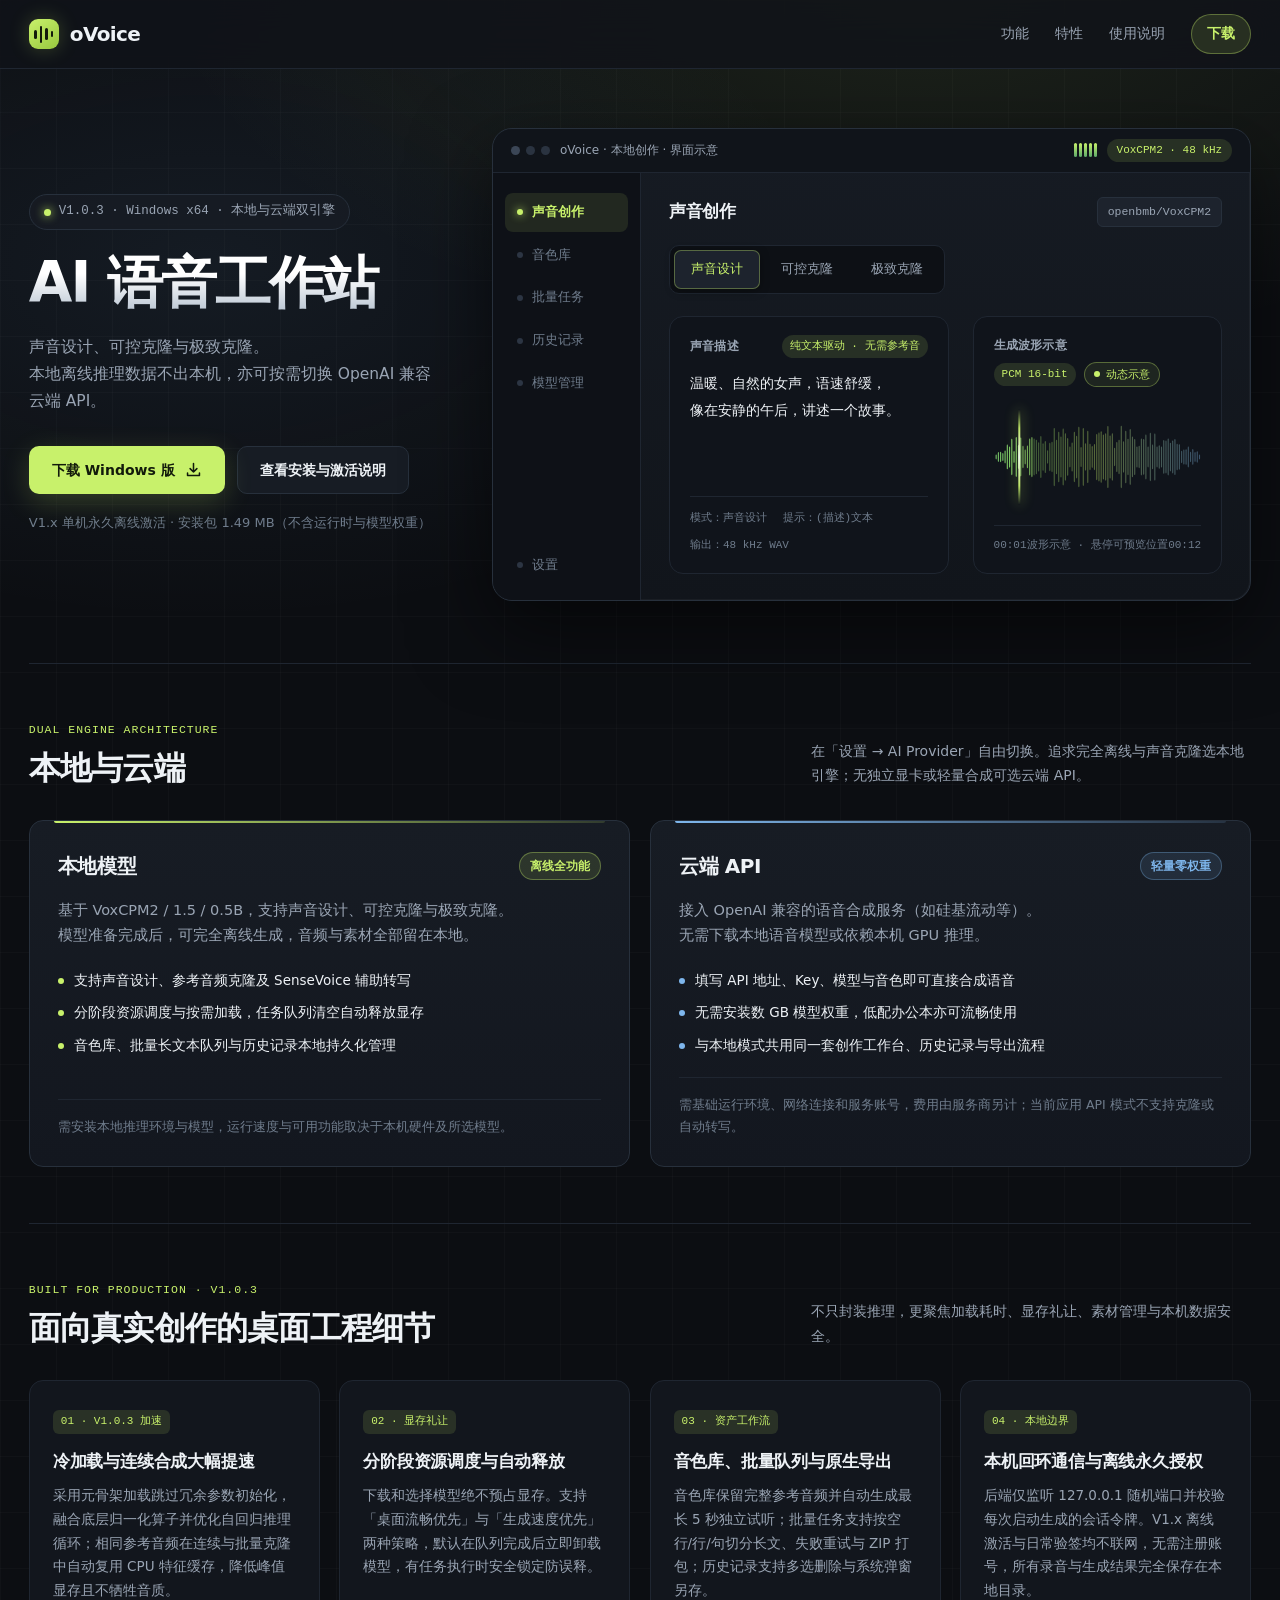
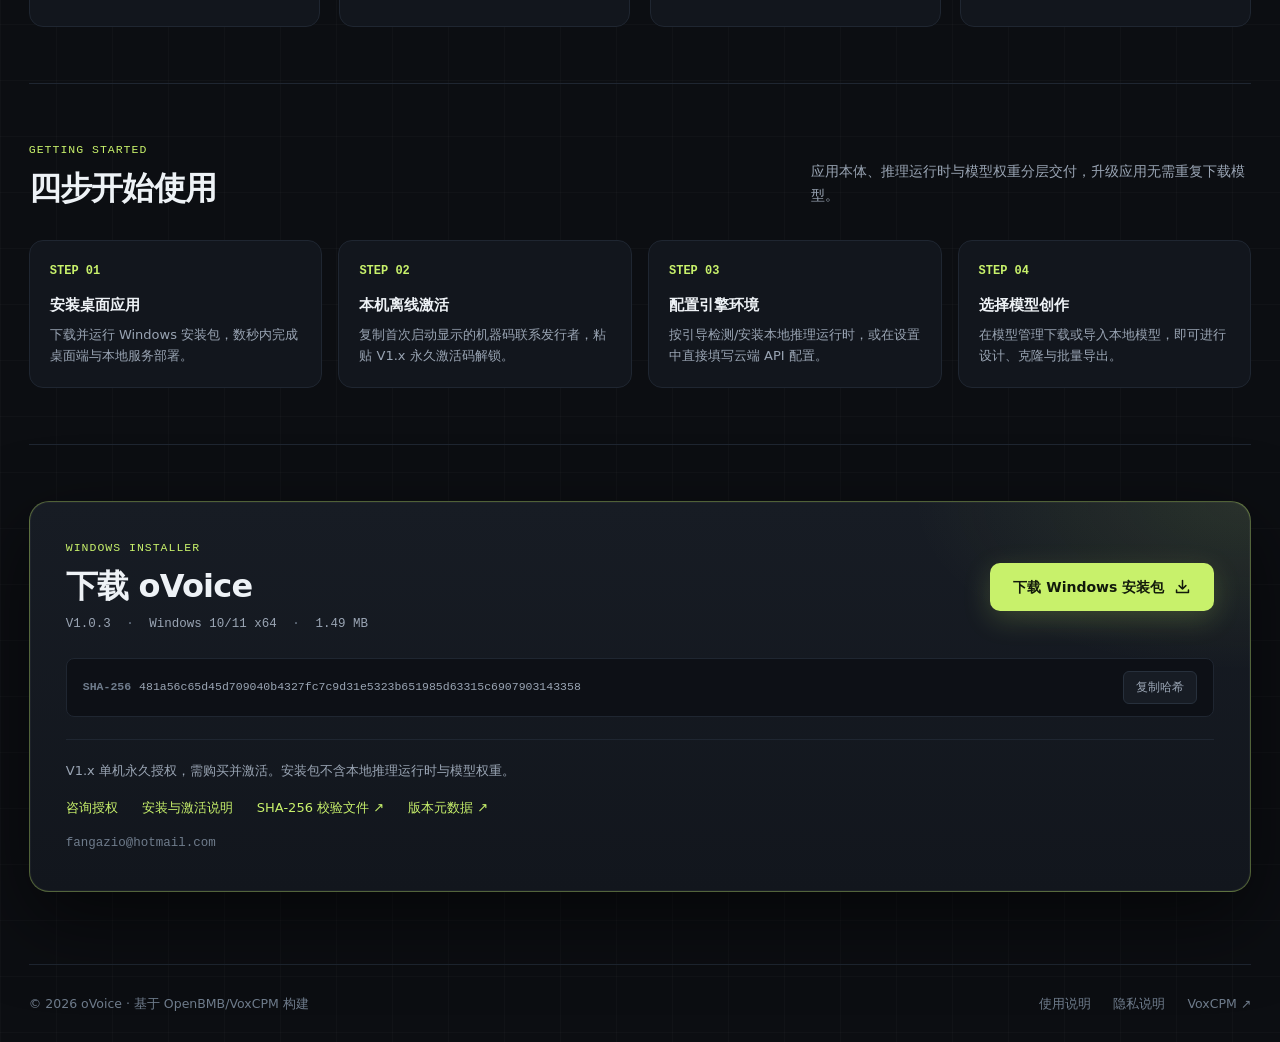
<file: index.html>
<!doctype html>
<html lang="zh-CN">
<head>
  <meta charset="utf-8">
  <meta name="viewport" content="width=device-width, initial-scale=1">
  <meta name="theme-color" content="#0c0e12">
  <title>oVoice — AI 语音工作站</title>
  <meta name="description" content="oVoice 是 Windows 本地 AI 语音工作站，支持声音设计、可控克隆、极致克隆与批量合成。支持本地 VoxCPM 模型与 OpenAI 兼容云端 API。下载 V1.0.3。">
  <meta property="og:title" content="oVoice — AI 语音工作站">
  <meta property="og:description" content="声音设计、可控克隆、极致克隆与语音合成。支持本地离线模型与云端 API 双引擎。">
  <meta property="og:type" content="website">
  <meta property="og:locale" content="zh_CN">
  <link rel="icon" href="assets/icon.png" type="image/png">
  <link rel="stylesheet" href="assets/style.css?v=20261127c">
  <script src="config.js" defer></script>
  <script src="assets/app.js?v=20261127c" defer></script>
</head>
<body>
  <a class="skip-link" href="#main">跳转到主要内容</a>
  <header class="header">
    <div class="container nav">
      <a class="brand" href="index.html" aria-label="oVoice 首页">
        <span class="brand-mark" aria-hidden="true"><i></i><i></i><i></i><i></i></span>oVoice
      </a>
      <nav id="navigation" aria-label="主导航">
        <a href="#engines">功能</a>
        <a href="#workflow">特性</a>
        <a href="guide.html">使用说明</a>
        <a class="nav-download" href="#download">下载</a>
      </nav>
    </div>
  </header>

  <main id="main">
    <section class="hero container" aria-labelledby="product-title">
      <div class="hero-copy">
        <div class="hero-badge">
          <span class="hero-badge-dot" aria-hidden="true"></span>
          <span>V1.0.3 · Windows x64 · 本地与云端双引擎</span>
        </div>
        <h1 id="product-title">AI 语音工作站</h1>
        <p class="hero-description">声音设计、可控克隆与极致克隆。<br>本地离线推理数据不出本机，亦可按需切换 OpenAI 兼容云端 API。</p>
        <div class="hero-actions">
          <a class="button primary" href="#download">
            下载 Windows 版
            <svg viewBox="0 0 20 20" aria-hidden="true"><path d="M10 3v10m-4-4 4 4 4-4M3 14v3h14v-3"/></svg>
          </a>
          <a class="button ghost" href="guide.html">查看安装与激活说明</a>
        </div>
        <p class="hero-subnote">V1.x 单机永久离线激活 · 安装包 1.49 MB（不含运行时与模型权重）</p>
      </div>

      <figure class="studio-window" aria-labelledby="preview-caption">
        <figcaption class="studio-title" id="preview-caption">
          <span class="studio-chrome">
            <span class="studio-dots" aria-hidden="true"><i></i><i></i><i></i></span>
            <span>oVoice · 本地创作 · 界面示意</span>
          </span>
          <span class="studio-status-group">
            <span class="mini-vu" aria-hidden="true"><i></i><i></i><i></i><i></i><i></i></span>
            <span class="studio-status-chip">VoxCPM2 · 48 kHz</span>
          </span>
        </figcaption>
        <div class="studio-body">
          <aside class="mock-sidebar" aria-hidden="true">
            <span class="sidebar-selected">声音创作</span>
            <span>音色库</span>
            <span>批量任务</span>
            <span>历史记录</span>
            <span>模型管理</span>
            <span class="sidebar-bottom">设置</span>
          </aside>
          <div class="studio-main">
            <div class="mock-heading">
              <h2>声音创作</h2>
              <span class="mock-model-pill">openbmb/VoxCPM2</span>
            </div>
            <div class="mode-tabs" role="tablist" aria-label="本地创作模式示意">
              <button type="button" role="tab" aria-selected="true" aria-controls="mode-panel" id="mode-design" data-mode="design">声音设计</button>
              <button type="button" role="tab" aria-selected="false" aria-controls="mode-panel" id="mode-clone" data-mode="clone" tabindex="-1">可控克隆</button>
              <button type="button" role="tab" aria-selected="false" aria-controls="mode-panel" id="mode-ultimate" data-mode="ultimate" tabindex="-1">极致克隆</button>
            </div>
            <div class="preview-content" id="mode-panel" role="tabpanel" aria-labelledby="mode-design" tabindex="0">
              <div class="mock-editor">
                <div class="panel-kicker">
                  <h3 id="editor-label">声音描述</h3>
                  <span class="mode-tag" id="mode-tag">纯文本驱动 · 无需参考音</span>
                </div>
                <p id="editor-text">温暖、自然的女声，语速舒缓，
像在安静的午后，讲述一个故事。</p>
                <div class="editor-meta" id="editor-meta">
                  <span>模式：声音设计</span>
                  <span>提示：(描述)文本</span>
                  <span>输出：48 kHz WAV</span>
                </div>
              </div>
              <div class="wave-card">
                <div class="panel-kicker">
                  <h3>生成波形示意</h3>
                  <div class="wave-controls">
                    <span class="mode-tag">PCM 16-bit</span>
                    <button type="button" class="wave-toggle" id="wave-toggle" aria-pressed="true" aria-label="暂停或继续声波动效示意">
                      <span class="wave-toggle-dot" aria-hidden="true"></span>
                      <span id="wave-toggle-label">动态示意</span>
                    </button>
                  </div>
                </div>
                <div class="wave-stage" id="wave-stage">
                  <svg id="hero-wave" class="wave-svg" viewBox="0 0 520 112" preserveAspectRatio="none" aria-hidden="true"></svg>
                  <div class="wave-playhead" id="wave-playhead" aria-hidden="true"></div>
                </div>
                <div class="wave-ruler" aria-hidden="true">
                  <span id="wave-current">00:00</span>
                  <span>波形示意 · 悬停可预览位置</span>
                  <span id="wave-duration">00:12</span>
                </div>
              </div>
            </div>
          </div>
        </div>
      </figure>
    </section>

    <section class="section container" id="engines" aria-labelledby="engines-title">
      <div class="section-header">
        <div>
          <p class="section-eyebrow">DUAL ENGINE ARCHITECTURE</p>
          <h2 id="engines-title">本地与云端</h2>
        </div>
        <p class="section-lead">在「设置 → AI Provider」自由切换。追求完全离线与声音克隆选本地引擎；无独立显卡或轻量合成可选云端 API。</p>
      </div>
      <div class="engine-grid">
        <article class="engine-card local-engine">
          <div class="engine-top">
            <h3>本地模型</h3>
            <span class="engine-pill">离线全功能</span>
          </div>
          <p>基于 VoxCPM2 / 1.5 / 0.5B，支持声音设计、可控克隆与极致克隆。<br>模型准备完成后，可完全离线生成，音频与素材全部留在本地。</p>
          <ul class="engine-points">
            <li>支持声音设计、参考音频克隆及 SenseVoice 辅助转写</li>
            <li>分阶段资源调度与按需加载，任务队列清空自动释放显存</li>
            <li>音色库、批量长文本队列与历史记录本地持久化管理</li>
          </ul>
          <p class="engine-detail">需安装本地推理环境与模型，运行速度与可用功能取决于本机硬件及所选模型。</p>
        </article>
        <article class="engine-card api-engine">
          <div class="engine-top">
            <h3>云端 API</h3>
            <span class="engine-pill">轻量零权重</span>
          </div>
          <p>接入 OpenAI 兼容的语音合成服务（如硅基流动等）。<br>无需下载本地语音模型或依赖本机 GPU 推理。</p>
          <ul class="engine-points">
            <li>填写 API 地址、Key、模型与音色即可直接合成语音</li>
            <li>无需安装数 GB 模型权重，低配办公本亦可流畅使用</li>
            <li>与本地模式共用同一套创作工作台、历史记录与导出流程</li>
          </ul>
          <p class="engine-detail">需基础运行环境、网络连接和服务账号，费用由服务商另计；当前应用 API 模式不支持克隆或自动转写。</p>
        </article>
      </div>
    </section>

    <section class="section container" id="workflow" aria-labelledby="workflow-title">
      <div class="section-header">
        <div>
          <p class="section-eyebrow">BUILT FOR PRODUCTION · V1.0.3</p>
          <h2 id="workflow-title">面向真实创作的桌面工程细节</h2>
        </div>
        <p class="section-lead">不只封装推理，更聚焦加载耗时、显存礼让、素材管理与本机数据安全。</p>
      </div>
      <div class="bento-grid">
        <article class="bento-card">
          <span class="bento-index">01 · V1.0.3 加速</span>
          <h3>冷加载与连续合成大幅提速</h3>
          <p>采用元骨架加载跳过冗余参数初始化，融合底层归一化算子并优化自回归推理循环；相同参考音频在连续与批量克隆中自动复用 CPU 特征缓存，降低峰值显存且不牺牲音质。</p>
        </article>
        <article class="bento-card">
          <span class="bento-index">02 · 显存礼让</span>
          <h3>分阶段资源调度与自动释放</h3>
          <p>下载和选择模型绝不预占显存。支持「桌面流畅优先」与「生成速度优先」两种策略，默认在队列完成后立即卸载模型，有任务执行时安全锁定防误释。</p>
        </article>
        <article class="bento-card">
          <span class="bento-index">03 · 资产工作流</span>
          <h3>音色库、批量队列与原生导出</h3>
          <p>音色库保留完整参考音频并自动生成最长 5 秒独立试听；批量任务支持按空行/行/句切分长文、失败重试与 ZIP 打包；历史记录支持多选删除与系统弹窗另存。</p>
        </article>
        <article class="bento-card">
          <span class="bento-index">04 · 本地边界</span>
          <h3>本机回环通信与离线永久授权</h3>
          <p>后端仅监听 127.0.0.1 随机端口并校验每次启动生成的会话令牌。V1.x 离线激活与日常验签均不联网，无需注册账号，所有录音与生成结果完全保存在本地目录。</p>
        </article>
      </div>
    </section>

    <section class="section container" aria-labelledby="steps-title">
      <div class="section-header">
        <div>
          <p class="section-eyebrow">GETTING STARTED</p>
          <h2 id="steps-title">四步开始使用</h2>
        </div>
        <p class="section-lead">应用本体、推理运行时与模型权重分层交付，升级应用无需重复下载模型。</p>
      </div>
      <div class="steps-grid">
        <article class="step-card">
          <div class="step-num">STEP 01</div>
          <h3>安装桌面应用</h3>
          <p>下载并运行 Windows 安装包，数秒内完成桌面端与本地服务部署。</p>
        </article>
        <article class="step-card">
          <div class="step-num">STEP 02</div>
          <h3>本机离线激活</h3>
          <p>复制首次启动显示的机器码联系发行者，粘贴 V1.x 永久激活码解锁。</p>
        </article>
        <article class="step-card">
          <div class="step-num">STEP 03</div>
          <h3>配置引擎环境</h3>
          <p>按引导检测/安装本地推理运行时，或在设置中直接填写云端 API 配置。</p>
        </article>
        <article class="step-card">
          <div class="step-num">STEP 04</div>
          <h3>选择模型创作</h3>
          <p>在模型管理下载或导入本地模型，即可进行设计、克隆与批量导出。</p>
        </article>
      </div>
    </section>

    <section class="download-section container" id="download" aria-labelledby="download-title">
      <div class="download-shell">
        <div class="download-top">
          <div>
            <p class="section-eyebrow">WINDOWS INSTALLER</p>
            <h2 id="download-title">下载 oVoice</h2>
            <p class="download-meta">V1.0.3 <span>·</span> Windows 10/11 x64 <span>·</span> 1.49 MB</p>
          </div>
          <a class="button primary" id="installer-download" href="downloads/oVoice_1.0.3_x64-setup.exe" download>
            下载 Windows 安装包
            <svg viewBox="0 0 20 20" aria-hidden="true"><path d="M10 3v10m-4-4 4 4 4-4M3 14v3h14v-3"/></svg>
          </a>
        </div>

        <div class="checksum-bar">
          <span class="checksum-code"><strong>SHA-256</strong><span id="sha256-value">481a56c65d45d709040b4327fc7c9d31e5323b651985d63315c6907903143358</span></span>
          <button type="button" class="copy-hash-btn" id="copy-sha256">复制哈希</button>
        </div>

        <div class="download-details">
          <p>V1.x 单机永久授权，需购买并激活。安装包不含本地推理运行时与模型权重。</p>
          <div class="download-links">
            <a class="contact-link" href="mailto:fangazio@hotmail.com">咨询授权</a>
            <a href="guide.html">安装与激活说明</a>
            <a href="downloads/SHA256SUMS.txt" target="_blank" rel="noopener">SHA-256 校验文件 <span aria-hidden="true">↗</span></a>
            <a href="downloads/release.json" target="_blank" rel="noopener">版本元数据 <span aria-hidden="true">↗</span></a>
          </div>
          <p id="contact-help">fangazio@hotmail.com</p>
          <p class="download-feedback" id="download-feedback" role="status" aria-live="polite"></p>
        </div>
      </div>
    </section>
  </main>

  <footer class="footer container">
    <span>© <span id="copyright-year">2026</span> oVoice · 基于 OpenBMB/VoxCPM 构建</span>
    <nav aria-label="页脚导航">
      <a href="guide.html">使用说明</a>
      <a href="privacy.html">隐私说明</a>
      <a href="https://github.com/OpenBMB/VoxCPM" target="_blank" rel="noopener">VoxCPM <span aria-hidden="true">↗</span></a>
      <a id="icp-link" hidden rel="noopener" target="_blank" href="https://beian.miit.gov.cn/"></a>
    </nav>
  </footer>
</body>
</html>
</file>
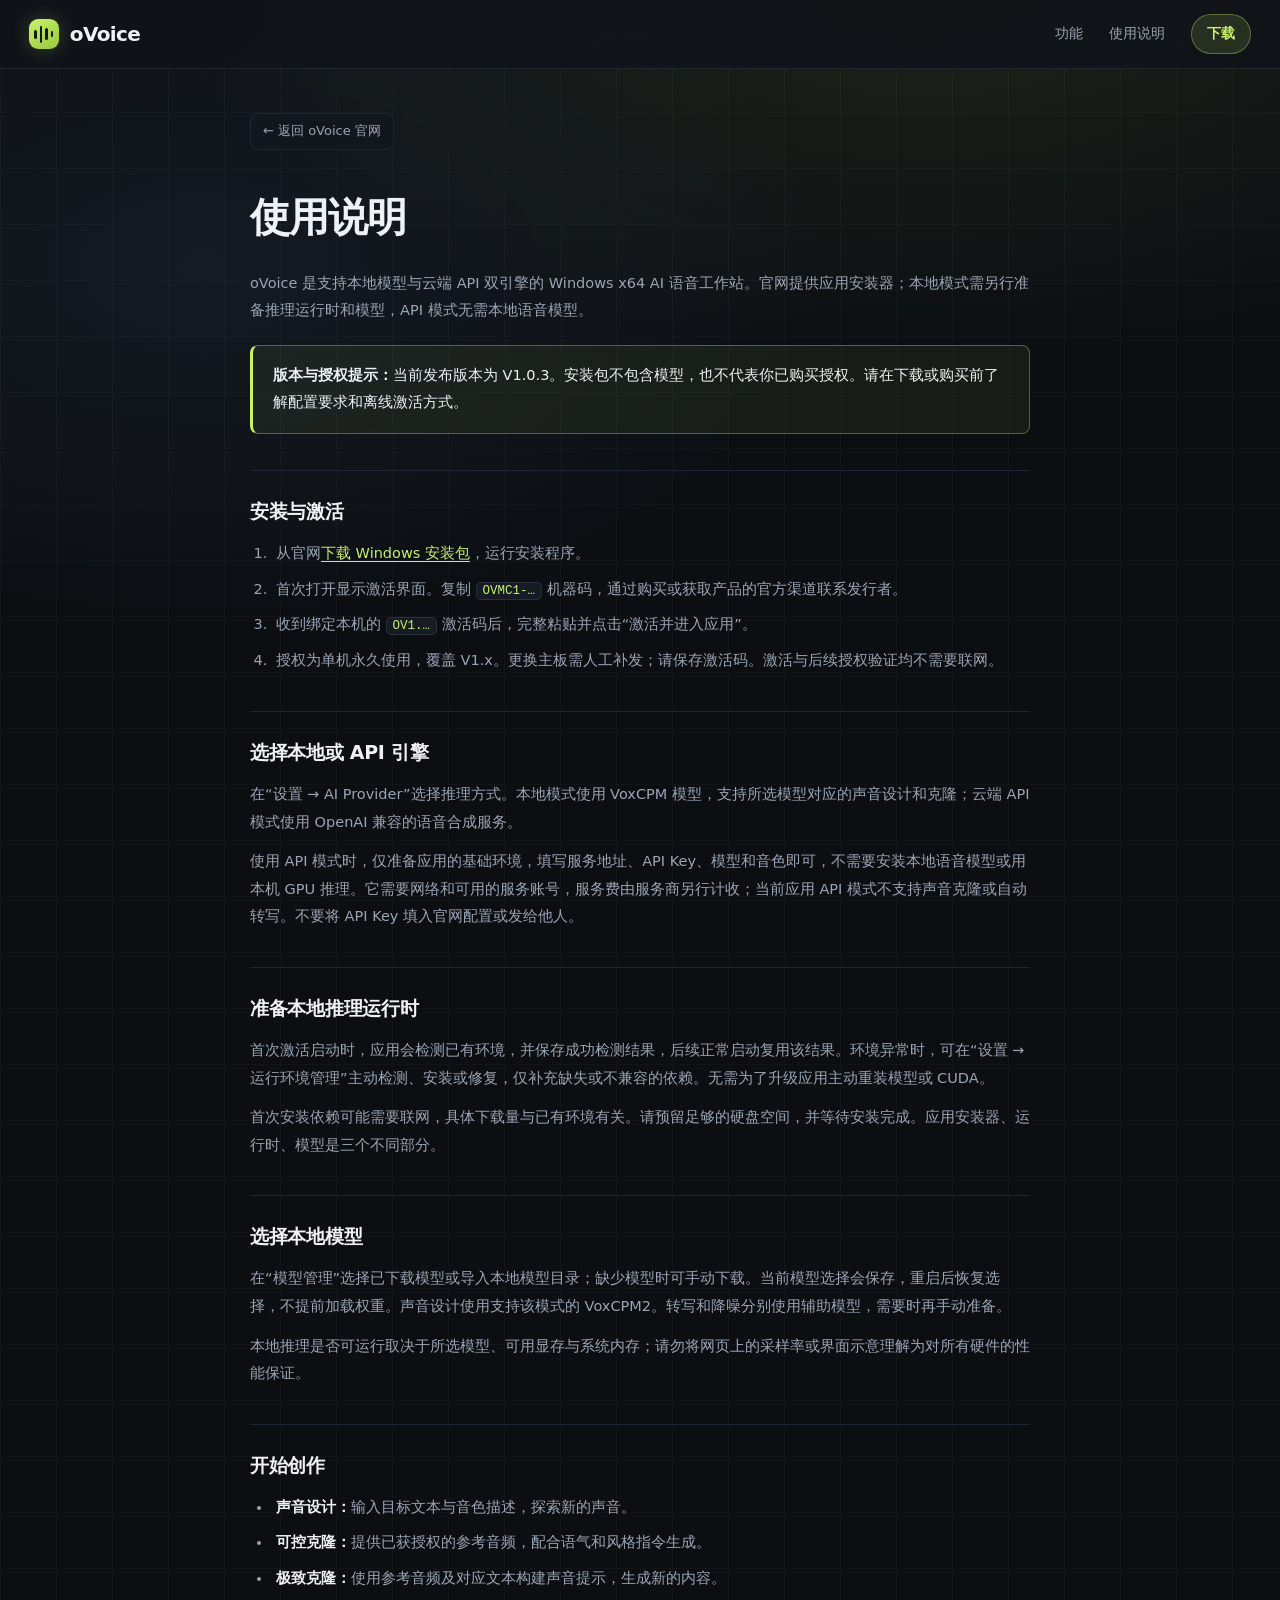
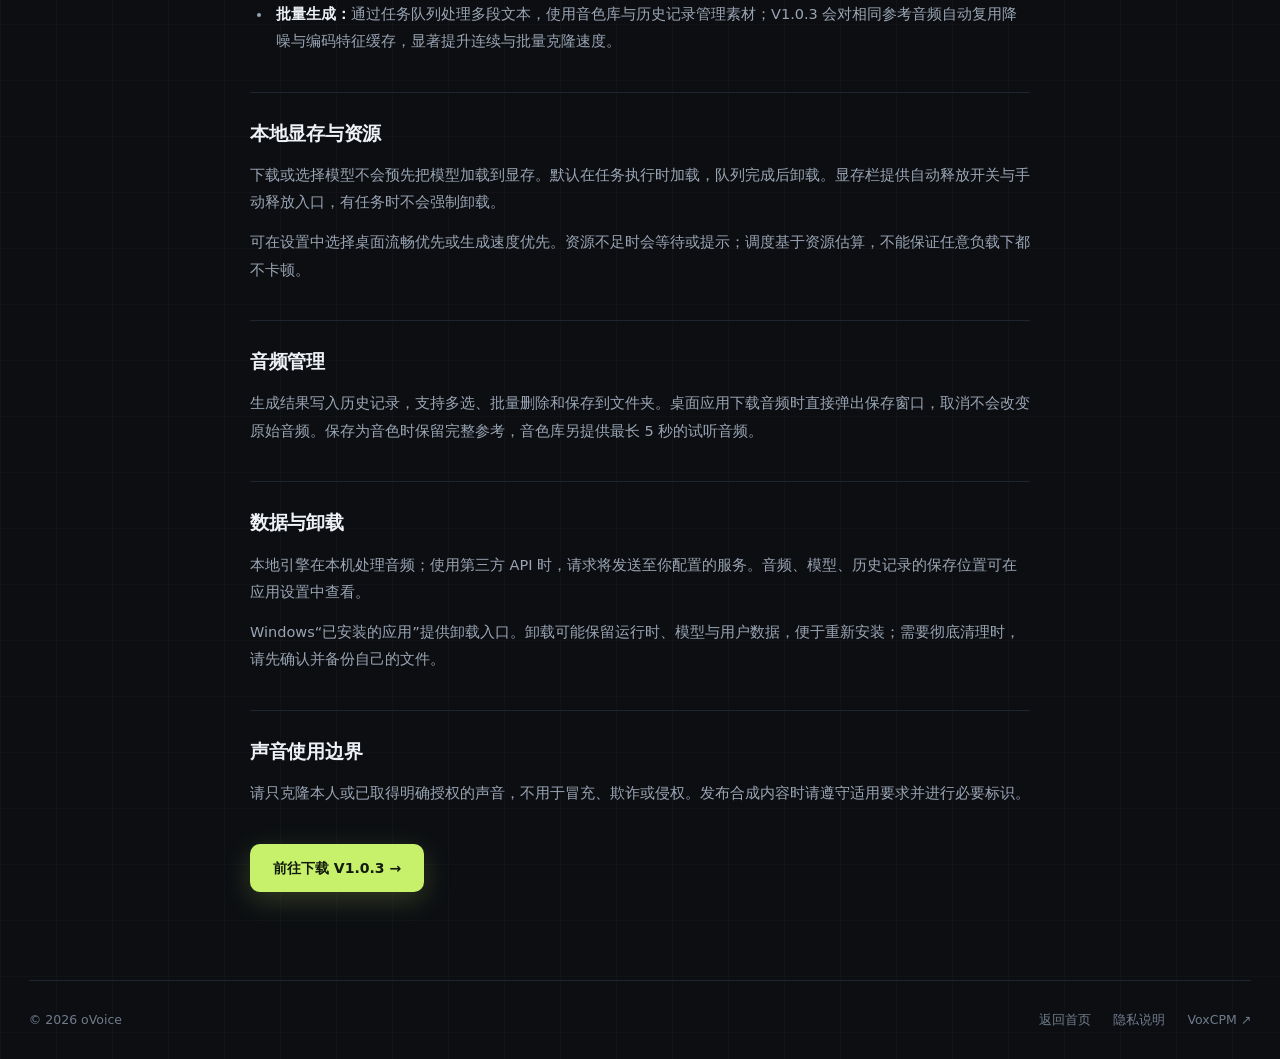
<file: guide.html>
<!doctype html>
<html lang="zh-CN">
<head>
  <meta charset="utf-8">
  <meta name="viewport" content="width=device-width,initial-scale=1">
  <meta name="theme-color" content="#0c0e12">
  <title>使用说明 — oVoice</title>
  <meta name="description" content="oVoice V1.0.3 安装、离线激活、运行时准备与模型使用说明。">
  <link rel="icon" href="assets/icon.png" type="image/png">
  <link rel="stylesheet" href="assets/style.css?v=20261127c">
</head>
<body>
  <header class="header">
    <div class="container nav">
      <a class="brand" href="index.html" aria-label="oVoice 首页">
        <span class="brand-mark" aria-hidden="true"><i></i><i></i><i></i><i></i></span>oVoice
      </a>
      <nav id="navigation" aria-label="主导航">
        <a href="index.html#engines">功能</a>
        <a href="guide.html" aria-current="page">使用说明</a>
        <a class="nav-download" href="index.html#download">下载</a>
      </nav>
    </div>
  </header>

  <main class="document">
    <a class="back-link" href="index.html">← 返回 oVoice 官网</a>
    <h1>使用说明</h1>
    <p>oVoice 是支持本地模型与云端 API 双引擎的 Windows x64 AI 语音工作站。官网提供应用安装器；本地模式需另行准备推理运行时和模型，API 模式无需本地语音模型。</p>
    <div class="doc-note">
      <p><strong>版本与授权提示：</strong>当前发布版本为 V1.0.3。安装包不包含模型，也不代表你已购买授权。请在下载或购买前了解配置要求和离线激活方式。</p>
    </div>

    <h2>安装与激活</h2>
    <ol>
      <li>从官网<a href="index.html#download">下载 Windows 安装包</a>，运行安装程序。</li>
      <li>首次打开显示激活界面。复制 <code>OVMC1-…</code> 机器码，通过购买或获取产品的官方渠道联系发行者。</li>
      <li>收到绑定本机的 <code>OV1.…</code> 激活码后，完整粘贴并点击“激活并进入应用”。</li>
      <li>授权为单机永久使用，覆盖 V1.x。更换主板需人工补发；请保存激活码。激活与后续授权验证均不需要联网。</li>
    </ol>

    <h2>选择本地或 API 引擎</h2>
    <p>在“设置 → AI Provider”选择推理方式。本地模式使用 VoxCPM 模型，支持所选模型对应的声音设计和克隆；云端 API 模式使用 OpenAI 兼容的语音合成服务。</p>
    <p>使用 API 模式时，仅准备应用的基础环境，填写服务地址、API Key、模型和音色即可，不需要安装本地语音模型或用本机 GPU 推理。它需要网络和可用的服务账号，服务费由服务商另行计收；当前应用 API 模式不支持声音克隆或自动转写。不要将 API Key 填入官网配置或发给他人。</p>

    <h2>准备本地推理运行时</h2>
    <p>首次激活启动时，应用会检测已有环境，并保存成功检测结果，后续正常启动复用该结果。环境异常时，可在“设置 → 运行环境管理”主动检测、安装或修复，仅补充缺失或不兼容的依赖。无需为了升级应用主动重装模型或 CUDA。</p>
    <p>首次安装依赖可能需要联网，具体下载量与已有环境有关。请预留足够的硬盘空间，并等待安装完成。应用安装器、运行时、模型是三个不同部分。</p>

    <h2>选择本地模型</h2>
    <p>在“模型管理”选择已下载模型或导入本地模型目录；缺少模型时可手动下载。当前模型选择会保存，重启后恢复选择，不提前加载权重。声音设计使用支持该模式的 VoxCPM2。转写和降噪分别使用辅助模型，需要时再手动准备。</p>
    <p>本地推理是否可运行取决于所选模型、可用显存与系统内存；请勿将网页上的采样率或界面示意理解为对所有硬件的性能保证。</p>

    <h2>开始创作</h2>
    <ul>
      <li><strong>声音设计：</strong>输入目标文本与音色描述，探索新的声音。</li>
      <li><strong>可控克隆：</strong>提供已获授权的参考音频，配合语气和风格指令生成。</li>
      <li><strong>极致克隆：</strong>使用参考音频及对应文本构建声音提示，生成新的内容。</li>
      <li><strong>批量生成：</strong>通过任务队列处理多段文本，使用音色库与历史记录管理素材；V1.0.3 会对相同参考音频自动复用降噪与编码特征缓存，显著提升连续与批量克隆速度。</li>
    </ul>

    <h2>本地显存与资源</h2>
    <p>下载或选择模型不会预先把模型加载到显存。默认在任务执行时加载，队列完成后卸载。显存栏提供自动释放开关与手动释放入口，有任务时不会强制卸载。</p>
    <p>可在设置中选择桌面流畅优先或生成速度优先。资源不足时会等待或提示；调度基于资源估算，不能保证任意负载下都不卡顿。</p>

    <h2>音频管理</h2>
    <p>生成结果写入历史记录，支持多选、批量删除和保存到文件夹。桌面应用下载音频时直接弹出保存窗口，取消不会改变原始音频。保存为音色时保留完整参考，音色库另提供最长 5 秒的试听音频。</p>

    <h2>数据与卸载</h2>
    <p>本地引擎在本机处理音频；使用第三方 API 时，请求将发送至你配置的服务。音频、模型、历史记录的保存位置可在应用设置中查看。</p>
    <p>Windows“已安装的应用”提供卸载入口。卸载可能保留运行时、模型与用户数据，便于重新安装；需要彻底清理时，请先确认并备份自己的文件。</p>

    <h2>声音使用边界</h2>
    <p>请只克隆本人或已取得明确授权的声音，不用于冒充、欺诈或侵权。发布合成内容时请遵守适用要求并进行必要标识。</p>

    <a class="button primary" href="index.html#download">前往下载 V1.0.3 →</a>
  </main>

  <footer class="footer container">
    <span>© 2026 oVoice</span>
    <nav aria-label="页脚导航">
      <a href="index.html">返回首页</a>
      <a href="privacy.html">隐私说明</a>
      <a href="https://github.com/OpenBMB/VoxCPM" target="_blank" rel="noopener">VoxCPM <span aria-hidden="true">↗</span></a>
    </nav>
  </footer>
</body>
</html>
</file>
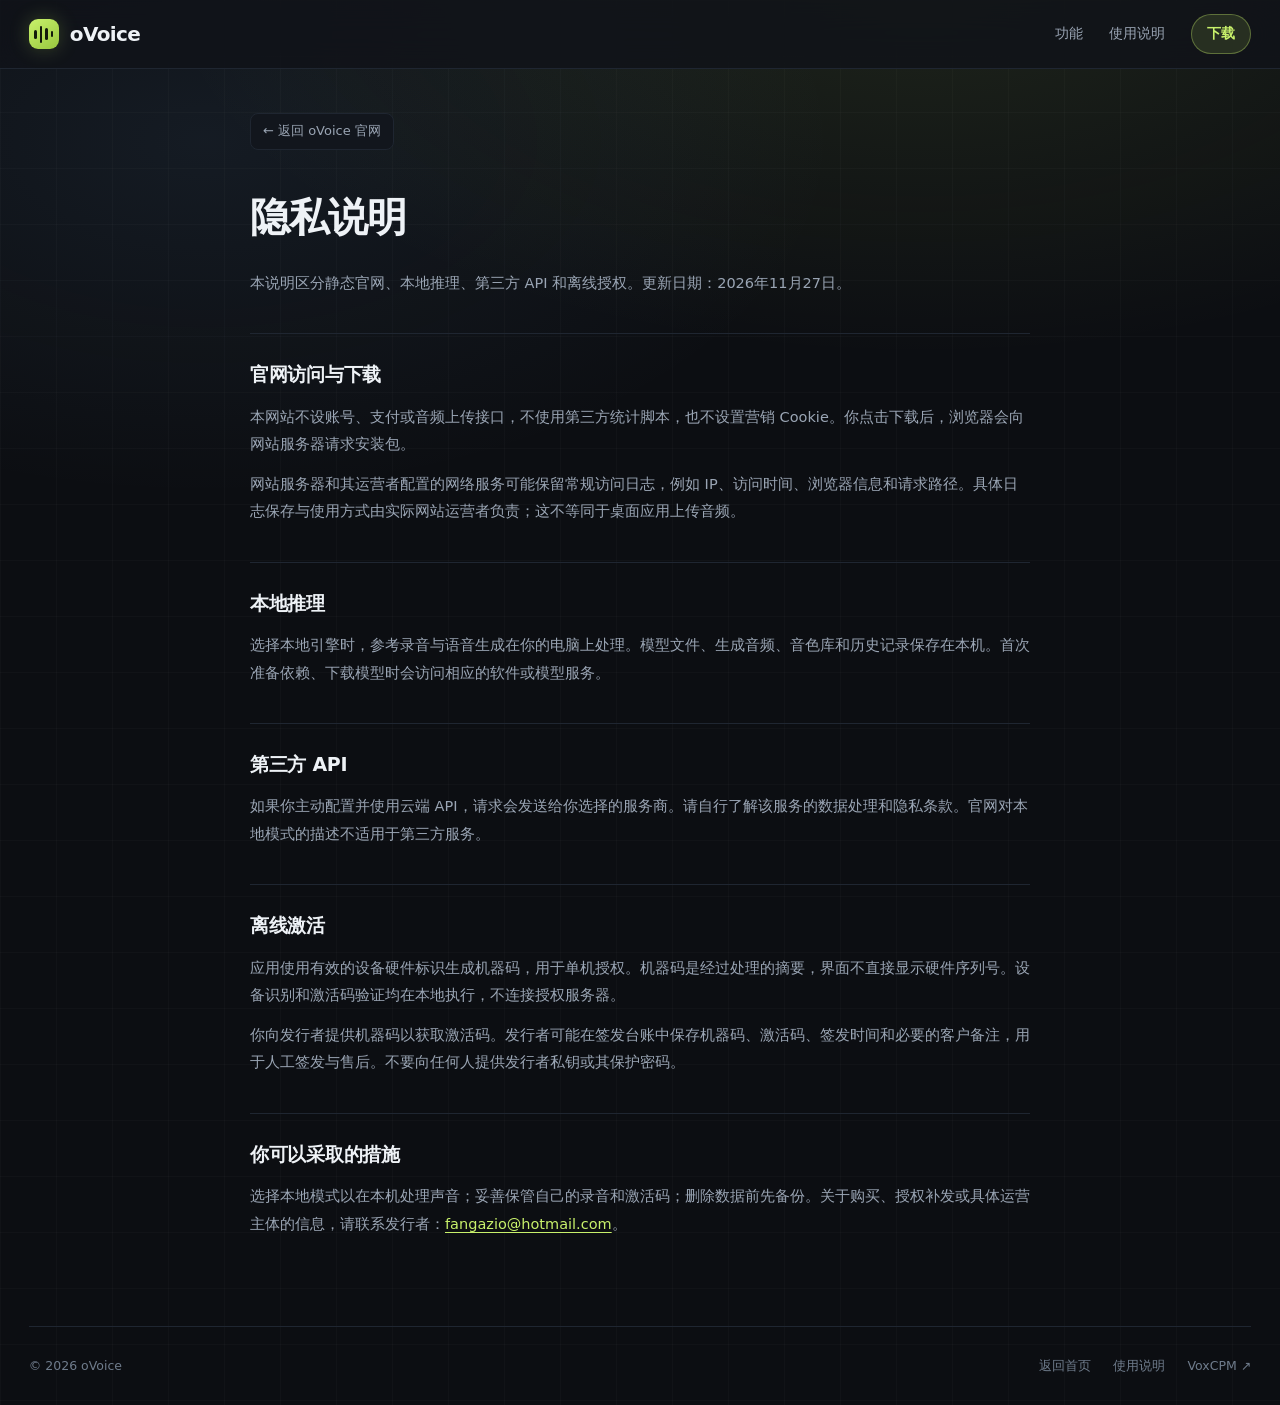
<file: privacy.html>
<!doctype html>
<html lang="zh-CN">
<head>
  <meta charset="utf-8">
  <meta name="viewport" content="width=device-width,initial-scale=1">
  <meta name="theme-color" content="#0c0e12">
  <title>隐私说明 — oVoice</title>
  <meta name="description" content="oVoice 官网与桌面应用的本地数据、第三方 API 和离线授权说明。">
  <link rel="icon" href="assets/icon.png" type="image/png">
  <link rel="stylesheet" href="assets/style.css?v=20261127c">
</head>
<body>
  <header class="header">
    <div class="container nav">
      <a class="brand" href="index.html" aria-label="oVoice 首页">
        <span class="brand-mark" aria-hidden="true"><i></i><i></i><i></i><i></i></span>oVoice
      </a>
      <nav id="navigation" aria-label="主导航">
        <a href="index.html#engines">功能</a>
        <a href="guide.html">使用说明</a>
        <a class="nav-download" href="index.html#download">下载</a>
      </nav>
    </div>
  </header>

  <main class="document">
    <a class="back-link" href="index.html">← 返回 oVoice 官网</a>
    <h1>隐私说明</h1>
    <p>本说明区分静态官网、本地推理、第三方 API 和离线授权。更新日期：2026年11月27日。</p>

    <h2>官网访问与下载</h2>
    <p>本网站不设账号、支付或音频上传接口，不使用第三方统计脚本，也不设置营销 Cookie。你点击下载后，浏览器会向网站服务器请求安装包。</p>
    <p>网站服务器和其运营者配置的网络服务可能保留常规访问日志，例如 IP、访问时间、浏览器信息和请求路径。具体日志保存与使用方式由实际网站运营者负责；这不等同于桌面应用上传音频。</p>

    <h2>本地推理</h2>
    <p>选择本地引擎时，参考录音与语音生成在你的电脑上处理。模型文件、生成音频、音色库和历史记录保存在本机。首次准备依赖、下载模型时会访问相应的软件或模型服务。</p>

    <h2>第三方 API</h2>
    <p>如果你主动配置并使用云端 API，请求会发送给你选择的服务商。请自行了解该服务的数据处理和隐私条款。官网对本地模式的描述不适用于第三方服务。</p>

    <h2>离线激活</h2>
    <p>应用使用有效的设备硬件标识生成机器码，用于单机授权。机器码是经过处理的摘要，界面不直接显示硬件序列号。设备识别和激活码验证均在本地执行，不连接授权服务器。</p>
    <p>你向发行者提供机器码以获取激活码。发行者可能在签发台账中保存机器码、激活码、签发时间和必要的客户备注，用于人工签发与售后。不要向任何人提供发行者私钥或其保护密码。</p>

    <h2>你可以采取的措施</h2>
    <p>选择本地模式以在本机处理声音；妥善保管自己的录音和激活码；删除数据前先备份。关于购买、授权补发或具体运营主体的信息，请联系发行者：<a href="mailto:fangazio@hotmail.com">fangazio@hotmail.com</a>。</p>
  </main>

  <footer class="footer container">
    <span>© 2026 oVoice</span>
    <nav aria-label="页脚导航">
      <a href="index.html">返回首页</a>
      <a href="guide.html">使用说明</a>
      <a href="https://github.com/OpenBMB/VoxCPM" target="_blank" rel="noopener">VoxCPM <span aria-hidden="true">↗</span></a>
    </nav>
  </footer>
</body>
</html>
</file>
<file: assets/style.css>
@charset "UTF-8";

:root {
  color-scheme: dark;
  --bg: #0c0e12;
  --bg-elevated: #12161d;
  --panel: #171c24;
  --panel-2: #1d232d;
  --panel-glass: rgba(16, 19, 25, 0.82);
  --line: #27303c;
  --line-soft: #1f2631;
  --line-bright: rgba(255, 255, 255, 0.08);
  --ink: #eef2f6;
  --ink-muted: #9aa5b4;
  --ink-dim: #6f7c8c;
  --accent: #c8f16b;
  --accent-hover: #d8f88c;
  --accent-deep: #9ec844;
  --accent-ink: #121a0b;
  --accent-soft: rgba(200, 241, 107, 0.12);
  --accent-border: rgba(200, 241, 107, 0.34);
  --blue: #7eb6ec;
  --blue-soft: rgba(126, 182, 236, 0.12);
  --blue-border: rgba(126, 182, 236, 0.32);
  --radius-sm: 8px;
  --radius-md: 14px;
  --radius-lg: 20px;
  --shadow-lg: 0 28px 80px rgba(0, 0, 0, 0.55), 0 0 0 1px rgba(255, 255, 255, 0.04) inset;
  --font: "Inter", "SF Pro Text", "PingFang SC", "Microsoft YaHei", "Segoe UI", system-ui, sans-serif;
  --mono: "Cascadia Code", "JetBrains Mono", "SF Mono", Consolas, monospace;
}

* {
  box-sizing: border-box;
}

html {
  scroll-behavior: smooth;
  scroll-padding-top: 88px;
  background: var(--bg);
}

body {
  margin: 0;
  min-height: 100vh;
  background:
    radial-gradient(1200px 620px at 72% -40px, rgba(200, 241, 107, 0.10), transparent 64%),
    radial-gradient(960px 540px at 16% 10%, rgba(126, 182, 236, 0.08), transparent 66%),
    linear-gradient(rgba(255, 255, 255, 0.018) 1px, transparent 1px) 0 0 / 56px 56px,
    linear-gradient(90deg, rgba(255, 255, 255, 0.018) 1px, transparent 1px) 0 0 / 56px 56px,
    var(--bg);
  color: var(--ink);
  font: clamp(15px, 0.28vw + 13.5px, 17px)/1.75 var(--font);
  -webkit-font-smoothing: antialiased;
  overflow-x: hidden;
}

a {
  color: inherit;
  text-decoration: none;
  transition: color 0.16s ease, border-color 0.16s ease, background-color 0.16s ease, transform 0.16s ease;
}

button {
  font: inherit;
  color: inherit;
  cursor: pointer;
}

a, button {
  -webkit-tap-highlight-color: transparent;
}

:is(a, button, [tabindex]):focus-visible {
  outline: 2px solid var(--accent);
  outline-offset: 3px;
}

::selection {
  background: rgba(200, 241, 107, 0.28);
  color: #fff;
}

[hidden] {
  display: none !important;
}

h1, h2, h3, h4, p, ul, ol, figure {
  margin: 0;
}

h1, h2, h3 {
  font-weight: 650;
  color: var(--ink);
}

.container {
  width: min(1840px, calc(100% - clamp(32px, 4.5vw, 120px)));
  margin-inline: auto;
}

.skip-link {
  position: fixed;
  top: -100px;
  left: 16px;
  z-index: 60;
  padding: 8px 16px;
  border-radius: var(--radius-sm);
  background: var(--accent);
  color: var(--accent-ink);
  font-weight: 600;
}
.skip-link:focus {
  top: 12px;
}

/* ==================== Header ==================== */
.header {
  position: sticky;
  top: 0;
  z-index: 30;
  background: var(--panel-glass);
  backdrop-filter: blur(16px);
  -webkit-backdrop-filter: blur(16px);
  border-bottom: 1px solid var(--line-soft);
}

.nav {
  height: 68px;
  display: flex;
  align-items: center;
  justify-content: space-between;
  gap: 20px;
}

.brand {
  display: inline-flex;
  align-items: center;
  gap: 11px;
  font-size: 20px;
  font-weight: 700;
  letter-spacing: -0.6px;
  color: var(--ink);
  flex-shrink: 0;
}

.brand-mark {
  width: 30px;
  height: 30px;
  display: inline-flex;
  align-items: center;
  justify-content: center;
  gap: 3px;
  border-radius: 9px;
  background: linear-gradient(145deg, var(--accent) 0%, #98c73f 100%);
  box-shadow: 0 0 20px rgba(200, 241, 107, 0.22);
}

.brand-mark i {
  display: block;
  width: 2.5px;
  height: 9px;
  border-radius: 99px;
  background: var(--accent-ink);
  transform-origin: center;
  animation: eq-breathe 2.4s ease-in-out infinite;
}
.brand-mark i:nth-child(1) { animation-delay: 0s; }
.brand-mark i:nth-child(2) { height: 17px; animation-delay: -0.6s; }
.brand-mark i:nth-child(3) { height: 12px; animation-delay: -1.2s; }
.brand-mark i:nth-child(4) { height: 6px; animation-delay: -1.8s; }
.brand:hover .brand-mark i { animation-duration: 0.9s; }

.nav nav {
  display: flex;
  align-items: center;
  gap: 26px;
  font-size: 13.5px;
  color: var(--ink-muted);
}

.nav nav a:hover {
  color: var(--ink);
}

.nav-download {
  padding: 7px 15px;
  border-radius: 999px;
  background: var(--accent-soft);
  border: 1px solid var(--accent-border);
  color: var(--accent);
  font-weight: 600;
}

.nav-download:hover {
  background: var(--accent);
  color: var(--accent-ink) !important;
  border-color: var(--accent);
}

/* ==================== Buttons ==================== */
.button {
  display: inline-flex;
  align-items: center;
  justify-content: center;
  gap: 10px;
  min-height: 46px;
  padding: 11px 22px;
  border-radius: 10px;
  font-size: 14px;
  font-weight: 600;
  border: 1px solid transparent;
  white-space: nowrap;
}

.button svg {
  width: 17px;
  height: 17px;
  fill: none;
  stroke: currentColor;
  stroke-width: 1.8;
  stroke-linecap: round;
  stroke-linejoin: round;
  flex-shrink: 0;
}

.button.primary {
  position: relative;
  overflow: hidden;
  background: var(--accent);
  color: var(--accent-ink);
  box-shadow: 0 8px 28px rgba(200, 241, 107, 0.2);
}

.button.primary::after {
  content: "";
  position: absolute;
  inset: 0;
  background: linear-gradient(110deg, transparent 25%, rgba(255, 255, 255, 0.42) 50%, transparent 75%);
  transform: translateX(-125%);
  transition: transform 0.55s cubic-bezier(0.22, 1, 0.36, 1);
  pointer-events: none;
}

.button.primary:hover::after {
  transform: translateX(125%);
}

.button.primary:hover {
  background: var(--accent-hover);
  color: var(--accent-ink);
  transform: translateY(-1px);
  box-shadow: 0 12px 34px rgba(200, 241, 107, 0.28);
}

.button.primary:hover svg {
  transform: translateY(2px);
}

.button svg {
  transition: transform 0.18s ease;
}

.button.ghost {
  background: var(--panel);
  border-color: var(--line);
  color: var(--ink);
}

.button.ghost:hover {
  border-color: #3d4a5c;
  background: var(--panel-2);
  color: var(--ink);
}

/* ==================== Hero ==================== */
.hero {
  padding-top: clamp(44px, 4.6vw, 84px);
  padding-bottom: clamp(48px, 4.8vw, 84px);
  display: grid;
  grid-template-columns: minmax(320px, 0.78fr) minmax(0, 1.42fr);
  align-items: center;
  gap: clamp(28px, 3.6vw, 68px);
}

.hero-copy {
  text-align: left;
  max-width: 560px;
  margin: 0;
}

.hero-badge {
  display: inline-flex;
  align-items: center;
  gap: 8px;
  padding: 6px 14px;
  margin-bottom: 22px;
  border-radius: 999px;
  background: rgba(23, 28, 36, 0.85);
  border: 1px solid var(--line);
  font-size: 12.5px;
  color: var(--ink-muted);
  font-family: var(--mono);
}

.hero-badge-dot {
  width: 7px;
  height: 7px;
  border-radius: 50%;
  background: var(--accent);
  box-shadow: 0 0 10px var(--accent);
  animation: led-pulse 2.2s ease-in-out infinite;
}

.hero-copy h1 {
  font-size: clamp(40px, 4.4vw, 68px);
  line-height: 1.1;
  letter-spacing: -2px;
  background: linear-gradient(180deg, #ffffff 35%, #b6c2d0 100%);
  -webkit-background-clip: text;
  background-clip: text;
  color: transparent;
}

.hero-description {
  margin-top: 20px;
  font-size: clamp(15.5px, 1.2vw, 19px);
  color: var(--ink-muted);
  line-height: 1.75;
}

.hero-actions {
  margin-top: 30px;
  display: flex;
  align-items: center;
  justify-content: flex-start;
  flex-wrap: wrap;
  gap: 12px;
}

.hero-subnote {
  margin-top: 18px;
  font-size: 13px;
  color: var(--ink-dim);
}

/* ==================== Interactive Studio Window ==================== */
.studio-window {
  border-radius: var(--radius-lg);
  overflow: hidden;
  background: linear-gradient(180deg, #161b23 0%, #11151b 100%);
  border: 1px solid var(--line);
  box-shadow: var(--shadow-lg);
}

.studio-title {
  min-height: 44px;
  padding: 8px 18px;
  display: flex;
  align-items: center;
  justify-content: space-between;
  gap: 12px;
  background: #10141a;
  border-bottom: 1px solid var(--line-soft);
  font-size: 12px;
  color: var(--ink-muted);
}

.studio-chrome {
  display: inline-flex;
  align-items: center;
  gap: 10px;
  min-width: 0;
}

.studio-dots {
  display: inline-flex;
  gap: 6px;
  flex-shrink: 0;
}

.studio-dots i {
  width: 9px;
  height: 9px;
  border-radius: 50%;
  background: #2a3340;
  display: block;
}

.studio-dots i:first-child { background: #3b4656; }

.studio-status-group {
  display: inline-flex;
  align-items: center;
  gap: 10px;
  flex-shrink: 0;
}

.mini-vu {
  display: inline-flex;
  align-items: flex-end;
  gap: 2.5px;
  height: 14px;
}

.mini-vu i {
  display: block;
  width: 2.5px;
  height: 100%;
  border-radius: 99px;
  background: linear-gradient(180deg, var(--accent) 0%, #5da96a 100%);
  transform-origin: bottom;
  animation: vu-meter 1.35s ease-in-out infinite;
}

.mini-vu i:nth-child(1) { animation-delay: -0.1s; animation-duration: 1.15s; }
.mini-vu i:nth-child(2) { animation-delay: -0.45s; animation-duration: 1.4s; }
.mini-vu i:nth-child(3) { animation-delay: -0.8s; animation-duration: 1.05s; }
.mini-vu i:nth-child(4) { animation-delay: -0.3s; animation-duration: 1.5s; }
.mini-vu i:nth-child(5) { animation-delay: -0.95s; animation-duration: 1.25s; }

.studio-window.is-paused .mini-vu i {
  animation-play-state: paused;
  opacity: 0.45;
}

.studio-status-chip {
  display: inline-flex;
  align-items: center;
  gap: 6px;
  padding: 2px 10px;
  border-radius: 999px;
  background: var(--accent-soft);
  color: var(--accent);
  font-family: var(--mono);
  font-size: 11px;
  white-space: nowrap;
  flex-shrink: 0;
}

.studio-body {
  display: flex;
  min-height: clamp(350px, 26vw, 430px);
}

.mock-sidebar {
  flex: 0 0 clamp(148px, 11vw, 188px);
  padding: 20px 12px 16px;
  display: flex;
  flex-direction: column;
  gap: 4px;
  background: #0e1117;
  border-right: 1px solid var(--line-soft);
  font-size: 13px;
  color: var(--ink-dim);
}

.mock-sidebar > span {
  display: flex;
  align-items: center;
  gap: 9px;
  padding: 8px 12px;
  border-radius: 8px;
}

.mock-sidebar > span::before {
  content: "";
  width: 6px;
  height: 6px;
  border-radius: 50%;
  background: #2c3543;
  flex-shrink: 0;
}

.mock-sidebar .sidebar-selected {
  background: rgba(200, 241, 107, 0.1);
  color: var(--accent);
  font-weight: 600;
}

.mock-sidebar .sidebar-selected::before {
  background: var(--accent);
  box-shadow: 0 0 8px var(--accent);
}

.sidebar-bottom {
  margin-top: auto;
}

.studio-main {
  flex: 1;
  min-width: 0;
  padding: 24px 28px 26px;
  display: flex;
  flex-direction: column;
}

.mock-heading {
  display: flex;
  align-items: center;
  justify-content: space-between;
  gap: 12px;
  margin-bottom: 18px;
}

.mock-heading h2 {
  font-size: 17px;
  letter-spacing: -0.3px;
}

.mock-model-pill {
  padding: 4px 10px;
  border-radius: 6px;
  background: var(--panel-2);
  border: 1px solid var(--line);
  font-family: var(--mono);
  font-size: 11.5px;
  color: var(--ink-muted);
}

.mode-tabs {
  display: inline-flex;
  align-self: flex-start;
  gap: 4px;
  padding: 4px;
  margin-bottom: 22px;
  border-radius: 10px;
  background: #0d1015;
  border: 1px solid var(--line-soft);
}

.mode-tabs button {
  border: 1px solid transparent;
  background: transparent;
  padding: 7px 16px;
  border-radius: 7px;
  font-size: 13px;
  font-weight: 500;
  color: var(--ink-muted);
  transition: all 0.16s ease;
}

.mode-tabs button:hover {
  color: var(--ink);
}

.mode-tabs button[aria-selected="true"] {
  background: var(--panel-2);
  border-color: var(--accent-border);
  color: var(--accent);
  box-shadow: 0 2px 10px rgba(0, 0, 0, 0.35);
}

.preview-content {
  display: grid;
  grid-template-columns: 1.12fr 1fr;
  gap: 24px;
  flex: 1;
}

.mock-editor,
.wave-card {
  padding: 18px 20px;
  border-radius: var(--radius-md);
  background: #10141b;
  border: 1px solid var(--line-soft);
  display: flex;
  flex-direction: column;
}

.panel-kicker {
  display: flex;
  align-items: center;
  justify-content: space-between;
  flex-wrap: wrap;
  gap: 6px 10px;
  margin-bottom: 12px;
}

.preview-content h3 {
  font-size: 12px;
  font-weight: 600;
  color: var(--ink-muted);
  letter-spacing: 0.2px;
  white-space: nowrap;
}

.mode-tag {
  font-family: var(--mono);
  font-size: 11px;
  color: var(--accent);
  background: var(--accent-soft);
  padding: 2px 8px;
  border-radius: 999px;
  white-space: nowrap;
}

.mock-editor p {
  min-height: 92px;
  font-size: 14px;
  line-height: 1.9;
  color: var(--ink);
  white-space: pre-line;
}

.editor-meta {
  margin-top: auto;
  padding-top: 12px;
  border-top: 1px solid var(--line-soft);
  display: flex;
  flex-wrap: wrap;
  gap: 8px 16px;
  font-family: var(--mono);
  font-size: 11px;
  color: var(--ink-dim);
}

.wave-controls {
  display: inline-flex;
  align-items: center;
  gap: 8px;
}

.wave-toggle {
  display: inline-flex;
  align-items: center;
  gap: 6px;
  padding: 2px 9px;
  border-radius: 999px;
  border: 1px solid var(--line);
  background: var(--panel);
  color: var(--ink-muted);
  font-size: 11px;
  white-space: nowrap;
  transition: border-color 0.16s ease, color 0.16s ease, background-color 0.16s ease;
}

.wave-toggle:hover {
  border-color: var(--accent-border);
  color: var(--ink);
}

.wave-toggle[aria-pressed="true"] {
  border-color: var(--accent-border);
  color: var(--accent);
  background: rgba(200, 241, 107, 0.08);
}

.wave-toggle-dot {
  width: 6px;
  height: 6px;
  border-radius: 50%;
  background: currentColor;
}

.wave-toggle[aria-pressed="true"] .wave-toggle-dot {
  animation: led-pulse 1.6s ease-in-out infinite;
}

.wave-stage {
  position: relative;
  margin: auto 0;
  padding: 12px 0;
  overflow: hidden;
  cursor: crosshair;
}

.wave-svg {
  display: block;
  width: 100%;
  height: 92px;
}

.wave-playhead {
  position: absolute;
  top: 10px;
  bottom: 10px;
  left: 0;
  width: 2px;
  border-radius: 99px;
  background: linear-gradient(180deg, transparent 0%, var(--accent) 20%, #ffffff 50%, var(--accent) 80%, transparent 100%);
  box-shadow: 0 0 14px rgba(200, 241, 107, 0.75);
  pointer-events: none;
  opacity: 0;
  will-change: transform, opacity;
}

.wave-stage.is-live .wave-playhead {
  opacity: 0.95;
}

.mode-switching #editor-text,
.mode-switching #editor-label {
  animation: text-swap 0.28s cubic-bezier(0.22, 1, 0.36, 1);
}

.wave-ruler {
  display: flex;
  justify-content: space-between;
  align-items: center;
  margin-top: 10px;
  padding-top: 10px;
  border-top: 1px solid var(--line-soft);
  font-family: var(--mono);
  font-size: 11px;
  color: var(--ink-dim);
  font-variant-numeric: tabular-nums;
}

/* ==================== Shared Section Chrome ==================== */
.section {
  padding-block: 56px;
  border-top: 1px solid var(--line-soft);
}

.section-header {
  display: flex;
  align-items: flex-end;
  justify-content: space-between;
  gap: 24px;
  margin-bottom: 32px;
}

.section-eyebrow {
  font-family: var(--mono);
  font-size: 11.5px;
  letter-spacing: 1px;
  text-transform: uppercase;
  color: var(--accent);
  margin-bottom: 8px;
}

.section-header h2,
.download-top h2 {
  font-size: clamp(24px, 3vw, 32px);
  letter-spacing: -0.8px;
  line-height: 1.25;
}

.section-lead {
  max-width: 440px;
  font-size: 14px;
  color: var(--ink-muted);
}

/* ==================== Engines Grid ==================== */
.engine-grid {
  display: grid;
  grid-template-columns: repeat(2, minmax(0, 1fr));
  gap: 20px;
}

.engine-card {
  position: relative;
  padding: 28px;
  border-radius: var(--radius-md);
  background: linear-gradient(180deg, var(--panel) 0%, #13171f 100%);
  border: 1px solid var(--line);
  display: flex;
  flex-direction: column;
}

.engine-card::before {
  content: "";
  position: absolute;
  inset: 0 24px auto;
  height: 2px;
  border-radius: 0 0 4px 4px;
}

.local-engine::before {
  background: linear-gradient(90deg, var(--accent), rgba(200, 241, 107, 0.15));
}

.api-engine::before {
  background: linear-gradient(90deg, var(--blue), rgba(126, 182, 236, 0.15));
}

.engine-top {
  display: flex;
  align-items: center;
  justify-content: space-between;
  gap: 12px;
  margin-bottom: 14px;
}

.engine-card h3 {
  font-size: 20px;
  letter-spacing: -0.4px;
}

.engine-pill {
  padding: 3px 10px;
  border-radius: 999px;
  font-size: 11.5px;
  font-weight: 600;
}

.local-engine .engine-pill {
  background: var(--accent-soft);
  color: var(--accent);
  border: 1px solid var(--accent-border);
}

.api-engine .engine-pill {
  background: var(--blue-soft);
  color: var(--blue);
  border: 1px solid var(--blue-border);
}

.engine-card > p {
  font-size: 14.5px;
  color: var(--ink-muted);
}

.engine-points {
  list-style: none;
  padding: 0;
  margin: 20px 0;
  display: grid;
  gap: 9px;
  font-size: 13.5px;
  color: var(--ink);
}

.engine-points li {
  display: flex;
  align-items: baseline;
  gap: 10px;
}

.engine-points li::before {
  content: "";
  width: 6px;
  height: 6px;
  border-radius: 50%;
  flex-shrink: 0;
  transform: translateY(-1px);
}

.local-engine .engine-points li::before {
  background: var(--accent);
}

.api-engine .engine-points li::before {
  background: var(--blue);
}

.engine-card .engine-detail {
  margin-top: auto;
  padding-top: 16px;
  border-top: 1px solid var(--line-soft);
  font-size: 12.5px;
  color: var(--ink-dim);
}

/* ==================== Bento Architecture & V1.0.3 Highlights ==================== */
.bento-grid {
  display: grid;
  grid-template-columns: repeat(4, minmax(0, 1fr));
  gap: clamp(16px, 1.5vw, 22px);
}

.bento-card {
  padding: clamp(22px, 1.8vw, 28px);
  border-radius: var(--radius-md);
  background: var(--bg-elevated);
  border: 1px solid var(--line-soft);
  transition: border-color 0.18s ease, background-color 0.18s ease;
}

.bento-card:hover {
  border-color: var(--line);
  background: var(--panel);
}

.bento-index {
  display: inline-block;
  font-family: var(--mono);
  font-size: 11px;
  color: var(--accent);
  background: var(--accent-soft);
  padding: 2px 8px;
  border-radius: 6px;
  margin-bottom: 14px;
}

.bento-card h3 {
  font-size: 16.5px;
  margin-bottom: 8px;
  letter-spacing: -0.2px;
}

.bento-card p {
  font-size: 13.5px;
  color: var(--ink-muted);
  line-height: 1.75;
}

/* ==================== 4-Step Flow ==================== */
.steps-grid {
  display: grid;
  grid-template-columns: repeat(4, minmax(0, 1fr));
  gap: 16px;
}

.step-card {
  padding: 20px;
  border-radius: var(--radius-md);
  background: var(--bg-elevated);
  border: 1px solid var(--line-soft);
}

.step-num {
  font-family: var(--mono);
  font-size: 12px;
  font-weight: 700;
  color: var(--accent);
  margin-bottom: 10px;
}

.step-card h3 {
  font-size: 15px;
  margin-bottom: 6px;
}

.step-card p {
  font-size: 13px;
  color: var(--ink-muted);
  line-height: 1.65;
}

/* ==================== Download Console ==================== */
.download-section {
  padding-block: 56px 72px;
  border-top: 1px solid var(--line-soft);
}

.download-shell {
  padding: 36px;
  border-radius: var(--radius-lg);
  background:
    radial-gradient(520px 260px at 100% 0%, rgba(200, 241, 107, 0.1), transparent 65%),
    linear-gradient(180deg, var(--panel) 0%, #12161d 100%);
  border: 1px solid var(--accent-border);
  box-shadow: var(--shadow-lg);
}

.download-top {
  display: flex;
  align-items: center;
  justify-content: space-between;
  gap: 24px;
}

.download-meta {
  margin-top: 8px;
  font-family: var(--mono);
  font-size: 12.5px;
  color: var(--ink-muted);
}

.download-meta span {
  margin-inline: 8px;
  color: var(--ink-dim);
}

.checksum-bar {
  margin-top: 22px;
  padding: 12px 16px;
  border-radius: var(--radius-sm);
  background: #0d1016;
  border: 1px solid var(--line-soft);
  display: flex;
  align-items: center;
  justify-content: space-between;
  gap: 12px;
  flex-wrap: wrap;
}

.checksum-code {
  font-family: var(--mono);
  font-size: 11.5px;
  color: var(--ink-muted);
  word-break: break-all;
}

.checksum-code strong {
  color: var(--ink-dim);
  font-weight: 600;
  margin-right: 8px;
}

.copy-hash-btn {
  padding: 5px 12px;
  border-radius: 6px;
  border: 1px solid var(--line);
  background: var(--panel);
  color: var(--ink-muted);
  font-size: 12px;
  flex-shrink: 0;
}

.copy-hash-btn:hover {
  border-color: var(--accent-border);
  color: var(--accent);
}

.download-details {
  margin-top: 22px;
  padding-top: 20px;
  border-top: 1px solid var(--line-soft);
  font-size: 13px;
  color: var(--ink-muted);
}

.download-links {
  display: flex;
  flex-wrap: wrap;
  gap: 12px 24px;
  margin-top: 14px;
}

.download-links a {
  color: var(--accent);
  font-weight: 500;
}

.download-links a:hover {
  text-decoration: underline;
  text-underline-offset: 4px;
}

#contact-help {
  margin-top: 14px;
  font-family: var(--mono);
  font-size: 12.5px;
  color: var(--ink-dim);
  overflow-wrap: anywhere;
}

.download-feedback:not(:empty) {
  margin-top: 12px;
  color: var(--accent);
  font-weight: 500;
}

/* ==================== Footer ==================== */
.footer {
  padding-block: 28px;
  border-top: 1px solid var(--line-soft);
  display: flex;
  justify-content: space-between;
  align-items: center;
  gap: 20px;
  color: var(--ink-dim);
  font-size: 12.5px;
}

.footer nav {
  display: flex;
  flex-wrap: wrap;
  gap: 22px;
}

.footer nav a:hover {
  color: var(--ink);
}

/* ==================== Documentation Pages (guide / privacy) ==================== */
.document {
  width: min(780px, calc(100% - 48px));
  margin: 0 auto;
  padding: 44px 0 88px;
}

.back-link {
  display: inline-flex;
  align-items: center;
  gap: 6px;
  color: var(--ink-muted);
  font-size: 13px;
  margin-bottom: 32px;
  padding: 6px 12px;
  border-radius: 8px;
  background: var(--bg-elevated);
  border: 1px solid var(--line-soft);
}

.back-link:hover {
  border-color: var(--accent-border);
  color: var(--accent);
}

.document h1 {
  font-size: clamp(30px, 4vw, 40px);
  letter-spacing: -1px;
  margin-bottom: 18px;
}

.document h2 {
  font-size: 19px;
  margin: 36px 0 12px;
  padding-top: 24px;
  border-top: 1px solid var(--line-soft);
  letter-spacing: -0.3px;
}

.document p,
.document li {
  font-size: 14.5px;
  color: var(--ink-muted);
  line-height: 1.9;
}

.document p + p {
  margin-top: 12px;
}

.document ul,
.document ol {
  padding-left: 22px;
  margin-top: 10px;
}

.document li {
  padding-left: 4px;
  margin-block: 8px;
}

.document li strong {
  color: var(--ink);
}

.document p a,
.document li a {
  color: var(--accent);
  text-decoration: underline;
  text-underline-offset: 3px;
}

.document code {
  font-family: var(--mono);
  font-size: 12.5px;
  background: var(--panel);
  border: 1px solid var(--line);
  color: var(--accent);
  padding: 1px 6px;
  border-radius: 5px;
  overflow-wrap: anywhere;
}

.doc-note {
  margin-top: 20px;
  padding: 16px 20px;
  border-radius: var(--radius-sm);
  border: 1px solid var(--accent-border);
  border-left: 3px solid var(--accent);
  background: rgba(200, 241, 107, 0.06);
}

.doc-note p {
  color: var(--ink);
}

.document > .button {
  margin-top: 36px;
}

/* ==================== Responsive ==================== */
@media (max-width: 1260px) {
  .hero {
    grid-template-columns: 1fr;
    gap: 40px;
  }
  .hero-copy {
    text-align: center;
    max-width: 740px;
    margin: 0 auto;
  }
  .hero-actions {
    justify-content: center;
  }
  .bento-grid {
    grid-template-columns: repeat(2, minmax(0, 1fr));
  }
}

@media (max-width: 960px) {
  .steps-grid {
    grid-template-columns: repeat(2, minmax(0, 1fr));
  }
  .section-header {
    flex-direction: column;
    align-items: flex-start;
    gap: 10px;
  }
}

@media (max-width: 760px) {
  .container {
    width: calc(100% - 36px);
  }
  .nav {
    height: 62px;
    gap: 12px;
  }
  .brand {
    font-size: 18px;
    gap: 8px;
  }
  .brand-mark {
    width: 26px;
    height: 26px;
  }
  .nav nav {
    gap: 14px;
    font-size: 12.5px;
  }
  .nav-download {
    padding: 5px 12px;
  }
  .hero {
    padding-top: 44px;
    padding-bottom: 40px;
  }
  .hero-copy {
    margin-bottom: 32px;
  }
  .hero-copy h1 {
    letter-spacing: -1px;
  }
  .hero-actions {
    flex-direction: column;
    align-items: stretch;
  }
  .hero-actions .button {
    width: 100%;
  }
  .mock-sidebar {
    display: none;
  }
  .studio-title {
    padding-inline: 14px;
  }
  .studio-main {
    padding: 18px;
  }
  .mode-tabs {
    display: flex;
    width: 100%;
    margin-bottom: 16px;
  }
  .mode-tabs button {
    flex: 1;
    padding: 7px 6px;
    font-size: 12px;
  }
  .preview-content {
    grid-template-columns: 1fr;
    gap: 14px;
  }
  .mock-editor p {
    min-height: 64px;
    font-size: 13px;
  }
  .wave-svg {
    height: 70px;
  }
  .section {
    padding-block: 38px;
  }
  .engine-grid,
  .bento-grid,
  .steps-grid {
    grid-template-columns: 1fr;
    gap: 14px;
  }
  .engine-card,
  .bento-card {
    padding: 20px;
  }
  .download-section {
    padding-block: 38px 52px;
  }
  .download-shell {
    padding: 22px 18px;
  }
  .download-top {
    flex-direction: column;
    align-items: stretch;
    gap: 18px;
  }
  .download-top .button {
    width: 100%;
  }
  .footer {
    flex-direction: column;
    align-items: flex-start;
    gap: 12px;
  }
}

.engine-card,
.bento-card,
.step-card,
.download-shell {
  --mx: 50%;
  --my: 0%;
}

.engine-card::after,
.bento-card::after,
.step-card::after {
  content: "";
  position: absolute;
  inset: 0;
  border-radius: inherit;
  background: radial-gradient(360px circle at var(--mx) var(--my), rgba(200, 241, 107, 0.08), transparent 65%);
  opacity: 0;
  transition: opacity 0.25s ease;
  pointer-events: none;
}

.api-engine::after {
  background: radial-gradient(360px circle at var(--mx) var(--my), rgba(126, 182, 236, 0.09), transparent 65%);
}

.bento-card,
.step-card {
  position: relative;
  overflow: hidden;
}

.engine-card:hover::after,
.bento-card:hover::after,
.step-card:hover::after {
  opacity: 1;
}

/* 渐进增强滚动入场：仅在启用 JS 且非减弱动效时生效，保证静态访问与无障碍完整可见。 */
html.js-motion [data-reveal] {
  opacity: 0;
  transform: translateY(18px);
  transition: opacity 0.6s cubic-bezier(0.22, 1, 0.36, 1), transform 0.6s cubic-bezier(0.22, 1, 0.36, 1);
}

html.js-motion [data-reveal="in"] {
  opacity: 1;
  transform: translateY(0);
}

@keyframes eq-breathe {
  0%, 100% { transform: scaleY(0.55); }
  50% { transform: scaleY(1.08); }
}

@keyframes vu-meter {
  0%, 100% { transform: scaleY(0.28); }
  35% { transform: scaleY(0.96); }
  65% { transform: scaleY(0.52); }
  85% { transform: scaleY(0.84); }
}

@keyframes led-pulse {
  0%, 100% { opacity: 1; transform: scale(1); }
  50% { opacity: 0.45; transform: scale(0.86); }
}

@keyframes text-swap {
  from { opacity: 0.25; transform: translateY(4px); }
  to { opacity: 1; transform: translateY(0); }
}

@media (max-width: 520px) {
  .studio-status-group {
    display: none;
  }
}

@media (max-width: 360px) {
  .container {
    width: calc(100% - 24px);
  }
  .nav nav {
    gap: 10px;
    font-size: 12px;
  }
  .nav-download {
    padding: 4px 10px;
  }
  .studio-title {
    font-size: 11px;
  }
}

@media (prefers-reduced-motion: reduce) {
  html {
    scroll-behavior: auto;
  }
  *, *::before, *::after {
    transition: none !important;
    animation: none !important;
  }
  html.js-motion [data-reveal] {
    opacity: 1 !important;
    transform: none !important;
  }
}
</file>
